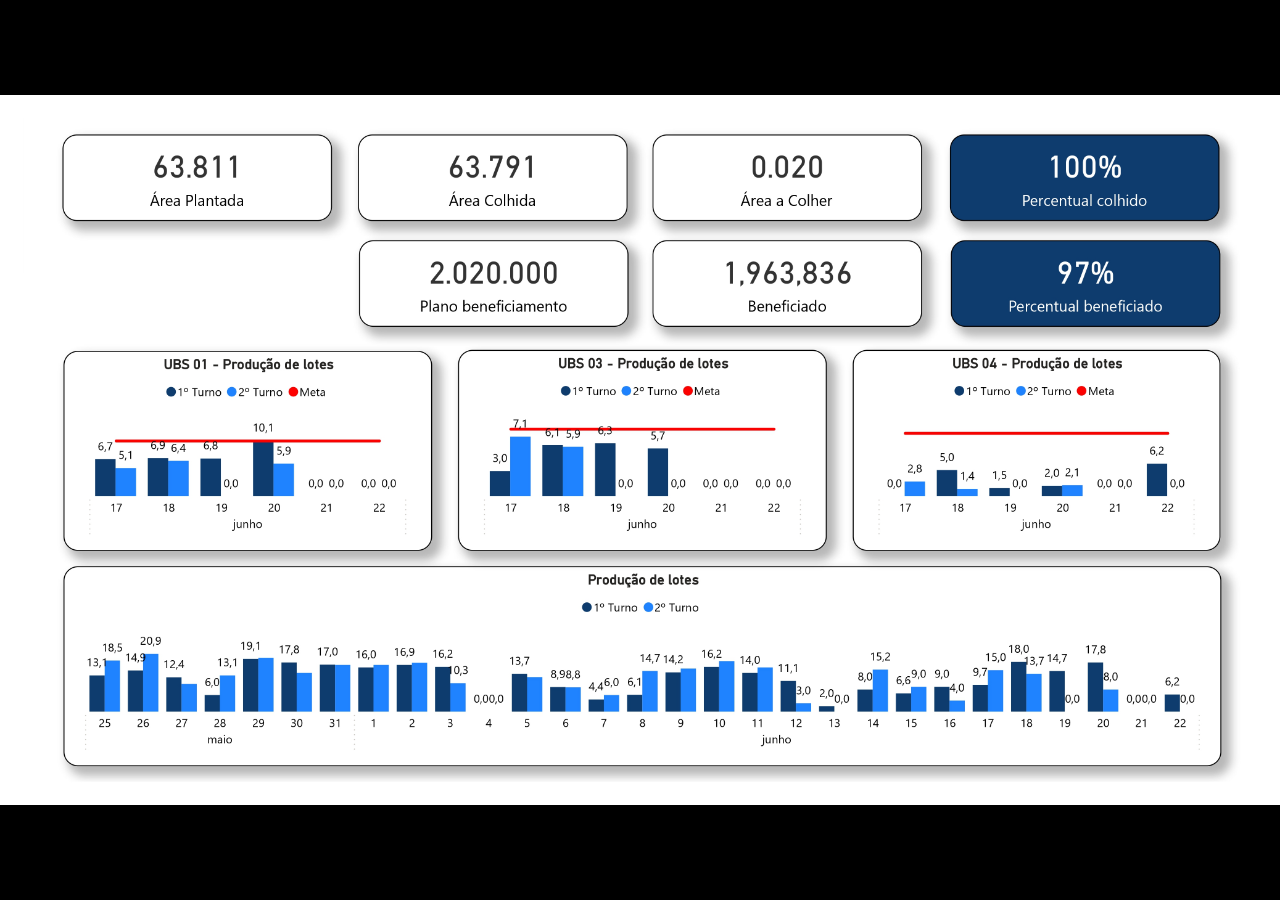
<file: index.html>
<!DOCTYPE html>
<html lang="pt-BR">
<head>
  <meta charset="UTF-8" />
  <meta name="viewport" content="width=device-width, initial-scale=1.0" />
  <title>Painel TV</title>
  <meta http-equiv="Cache-Control" content="no-cache, no-store, must-revalidate" />
  <meta http-equiv="Pragma" content="no-cache" />
  <meta http-equiv="Expires" content="0" />
  <style>
    * {
      margin: 0;
      padding: 0;
      box-sizing: border-box;
    }

    html, body {
      width: 100%;
      height: 100%;
      background: #000;
      overflow: hidden;
    }

    .app {
      width: 100vw;
      height: 100vh;
      background: #000;
      display: flex;
      align-items: center;
      justify-content: center;
    }

    #slide {
      width: 100%;
      height: 100%;
      object-fit: contain;
      background: #000;
      display: none;
    }
  </style>
</head>
<body>
  <div class="app">
    <img id="slide" alt="Slide em exibição" />
  </div>

  <script>
    const TEMPO_SLIDE = 30000;   // 30 segundos
    const TEMPO_RELOAD = 180000;  // 3 minutos
    const ARQUIVO_LISTA = "images.json";

    let imagens = [];
    let indice = 0;
    let timerSlides = null;

    const slide = document.getElementById("slide");

    async function carregarLista() {
      try {
        const resposta = await fetch(`${ARQUIVO_LISTA}?t=${Date.now()}`, {
          cache: "no-store"
        });

        if (!resposta.ok) return;

        const lista = await resposta.json();

        if (!Array.isArray(lista)) return;

        imagens = lista
          .filter(item => typeof item === "string")
          .map(item => item.trim())
          .filter(item => item !== "");

        if (imagens.length === 0) {
          slide.style.display = "none";
          return;
        }

        if (indice >= imagens.length) {
          indice = 0;
        }

        await mostrarImagem(indice);
        iniciarLoop();
      } catch (erro) {
        console.error("Erro ao carregar images.json:", erro);
      }
    }

    function carregarImagem(src) {
      return new Promise((resolve, reject) => {
        const imgTeste = new Image();
        imgTeste.onload = () => resolve(src);
        imgTeste.onerror = () => reject(new Error(`Falha ao abrir ${src}`));
        imgTeste.src = `${src}?v=${Date.now()}`;
      });
    }

    async function mostrarImagem(posicaoInicial) {
      if (!imagens.length) return;

      let tentativas = 0;
      let posicao = posicaoInicial;

      while (tentativas < imagens.length) {
        const caminho = imagens[posicao];

        try {
          await carregarImagem(caminho);
          slide.src = `${caminho}?v=${Date.now()}`;
          slide.style.display = "block";
          indice = posicao;
          return;
        } catch (erro) {
          console.warn(erro.message);
          posicao = (posicao + 1) % imagens.length;
          tentativas++;
        }
      }

      slide.style.display = "none";
    }

    async function proximaImagem() {
      if (!imagens.length) return;

      const proximoIndice = (indice + 1) % imagens.length;
      await mostrarImagem(proximoIndice);
    }

    function iniciarLoop() {
      if (timerSlides) clearInterval(timerSlides);
      if (imagens.length <= 1) return;
      timerSlides = setInterval(proximaImagem, TEMPO_SLIDE);
    }

    async function iniciar() {
      await carregarLista();

      setInterval(() => {
        location.reload();
      }, TEMPO_RELOAD);
    }

    iniciar();
  </script>
</body>
</html>
</file>
